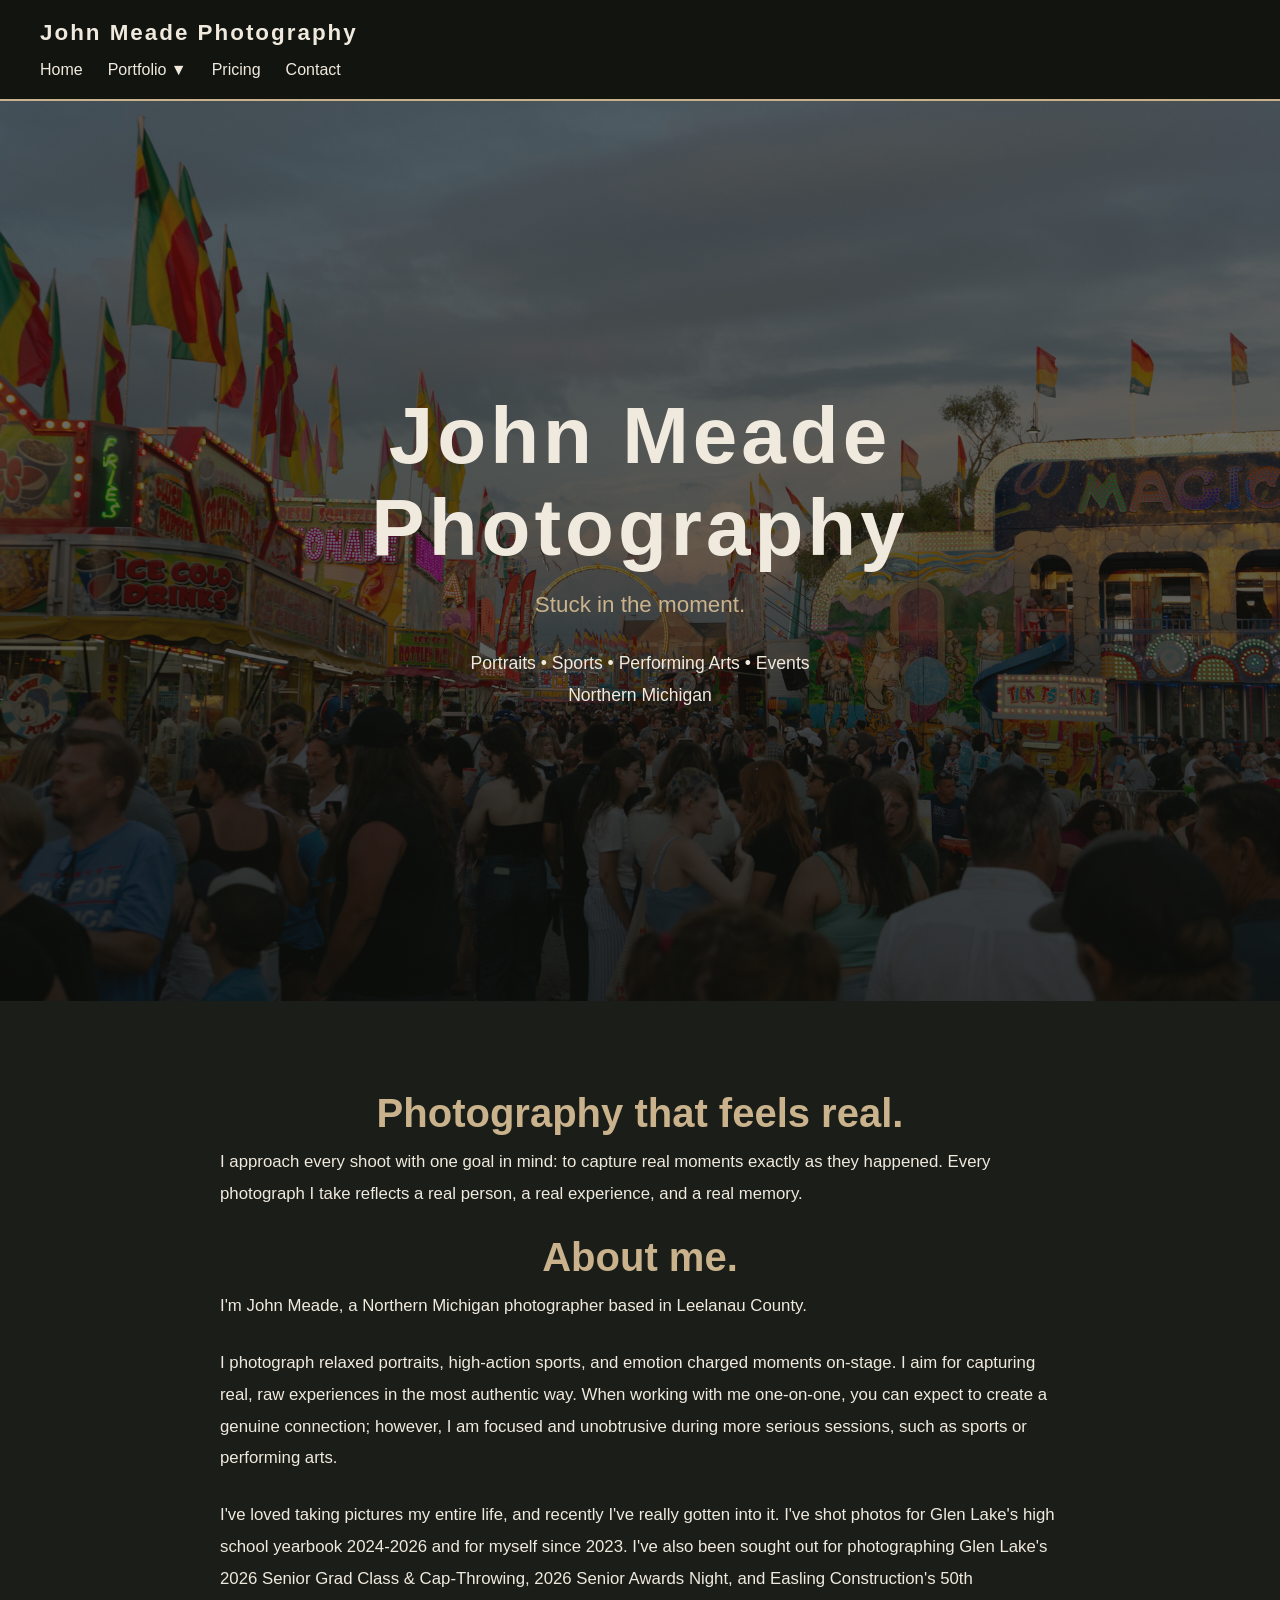
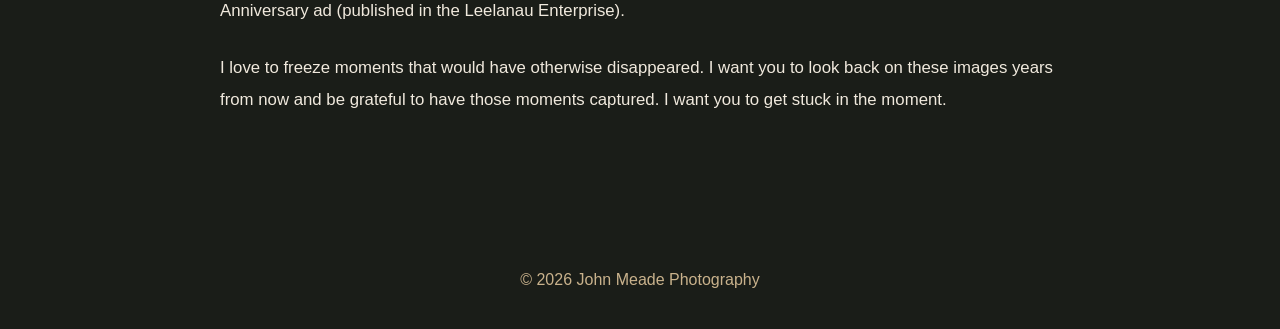
<file: index.html>
<!DOCTYPE html>
<html lang="en">
<head>
<meta charset="UTF-8">
<meta name="viewport" content="width=device-width, initial-scale=1.0">


<link rel="icon" type="image/svg+xml" href="john meade photography logo 2.svg">

<title>John Meade Photography</title>

<link rel="stylesheet" href="style.css">

<style>

/* ---------- HERO ---------- */

.hero{
    height:100vh;

    background:
        linear-gradient(rgba(15,17,13,.55), rgba(15,17,13,.75)),
        url("Images/Events/2026 cherry fest crowd.jpg");

    background-size:cover;
    background-position:center;
    background-repeat:no-repeat;

    display:flex;
    justify-content:center;
    align-items:center;
    text-align:center;
    padding:30px;
}

.hero-content{
    max-width:700px;
}

.hero h1{
    font-size:clamp(2.8rem,8vw,5rem);
    letter-spacing:4px;
    margin-bottom:18px;
}

.hero h2{
    color:#C9B28C;
    font-size:1.4rem;
    font-weight:normal;
    margin-bottom:30px;
}

.hero p{
    font-size:1.1rem;
    line-height:1.8;
    color:#F0E9DD;
}

.about{
    max-width:900px;
    margin:auto;
    padding:90px 30px;
}

.about h2{
    color:#C9B28C;
    margin-bottom:10px;
}

.about p{
    line-height:1.9;
    font-size:1.05rem;
    margin-bottom:25px;
}

@media (max-width:850px){

    .hero h1{
        font-size:3rem;
    }

    .hero h2{
        font-size:1.2rem;
    }

}

</style>

</head>

<body>

<header>

<h1>John Meade Photography</h1>

<nav>

<a href="index.html">Home</a>

<div class="dropdown">

<a href="#">Portfolio ▼</a>

<div class="dropdown-content">
<a href="portraits.html">Portraits</a>
<a href="sports.html">Sports</a>
<a href="performing-arts.html">Performing Arts</a>
<a href="other.html">Other</a>
</div>

</div>

<a href="pricing.html">Pricing</a>
<a href="contact.html">Contact</a>

</nav>

</header>

<section class="hero">

    <div class="hero-content">

        <h1>John Meade Photography</h1>

        <h2>Stuck in the moment.</h2>

        <p>
            Portraits • Sports • Performing Arts • Events
        </p>
        
        <p>
            Northern Michigan
        </p>

    </div>

</section>

<section class="about">

    <h2>Photography that feels real.</h2>

    <p>
        I approach every shoot with one goal in mind: to capture real moments exactly as they happened.
        Every photograph I take reflects a real person, a real experience, and a real memory.
    </p>

    <h2>About me.</h2>
    
    <p>
        I'm John Meade, a Northern Michigan photographer based in Leelanau County.
    </p>
    
    <p>
        I photograph relaxed portraits, high-action sports, and emotion charged moments on-stage. 
        I aim for capturing real, raw experiences in the most authentic way. When working with me 
        one-on-one, you can expect to create a genuine connection; however, I am focused and 
        unobtrusive during more serious sessions, such as sports or performing arts.
    </p>
    
    <p>
       I've loved taking pictures my entire life, and recently I've really gotten into it. I've shot 
       photos for Glen Lake's high school yearbook 2024-2026 and for myself since 2023. I've also been
       sought out for photographing Glen Lake's 2026 Senior Grad Class & Cap-Throwing, 2026 Senior 
       Awards Night, and Easling Construction's 50th Anniversary ad (published in the Leelanau Enterprise).
    <p>
      I love to freeze moments that would have otherwise disappeared. I want you to look back on these
      images years from now and be grateful to have those moments captured. I want you to get stuck in the moment.
    </p>
    

</section>

<footer>
    © 2026 John Meade Photography
</footer>
</file>
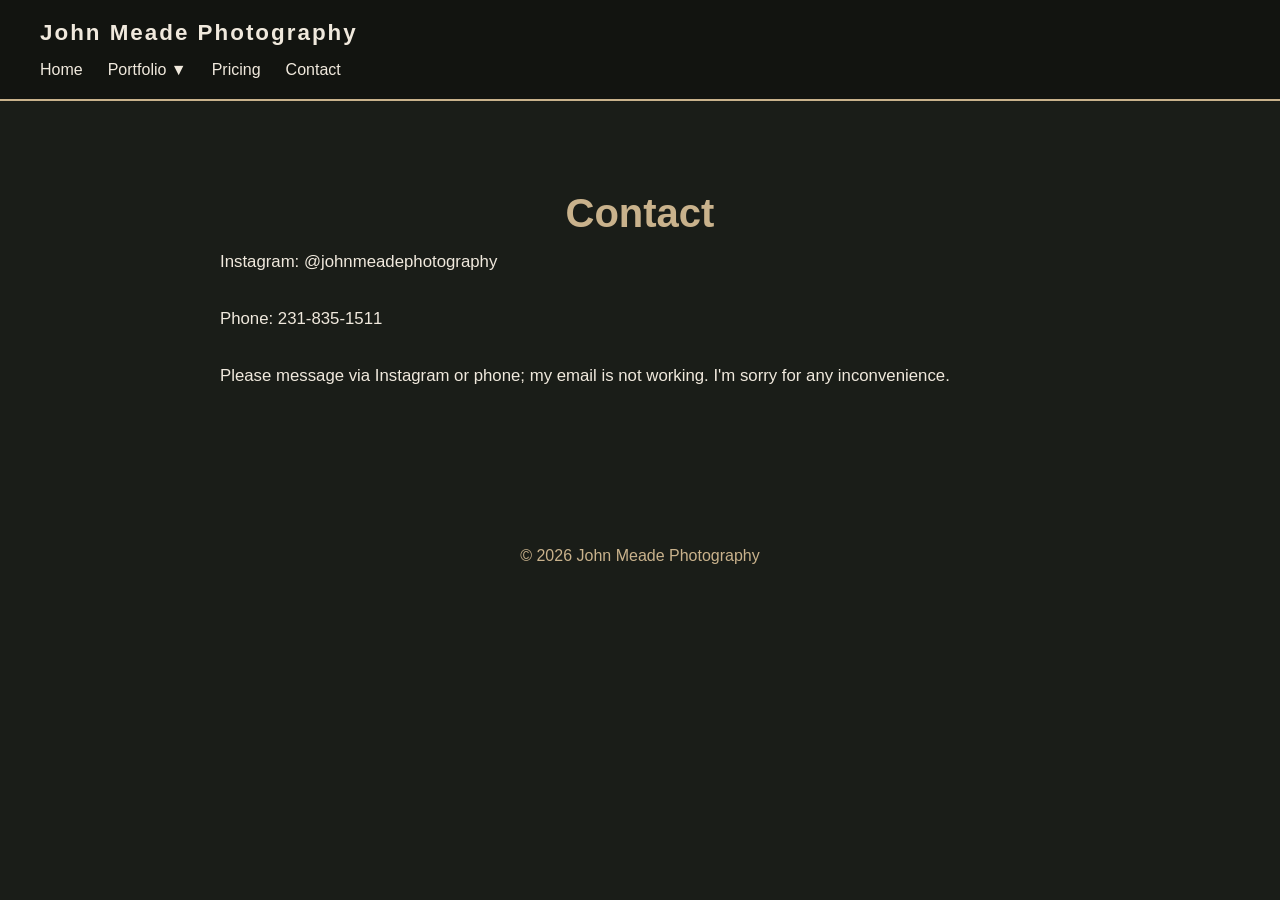
<file: contact.html>
<!DOCTYPE html>
<html lang="en">
<head>
<meta charset="UTF-8">
<meta name="viewport" content="width=device-width, initial-scale=1.0">

<title>John Meade Photography</title>

<link rel="stylesheet" href="style.css">

<style>

    .about{
        max-width:900px;
        margin:auto;
        padding:90px 30px;
}

    .about h2{
        color:#C9B28C;
        margin-bottom:10px;
}

    .about p{
        line-height:1.9;
        font-size:1.05rem;
        margin-bottom:25px;
}

</style>

<body>

<header>

<h1>John Meade Photography</h1>

<nav>

<a href="index.html">Home</a>

<div class="dropdown">

<a href="#">Portfolio ▼</a>

<div class="dropdown-content">

<a href="portraits.html">Portraits</a>
<a href="sports.html">Sports</a>
<a href="performing-arts.html">Performing Arts</a>
<a href="other.html">Other</a>

</div>

</div>

<a href="pricing.html">Pricing</a>

<a href="contact.html">Contact</a>

</nav>

</header>

<section class="about">

    <h2>Contact</h2>
    
    <p>
        Instagram: @johnmeadephotography
    </p>
    
    <p>
        Phone: 231-835-1511
    </p>
    
    <p>
        Please message via Instagram or phone; my email is not working. I'm sorry for any inconvenience.
</section>

<footer>
© 2026 John Meade Photography
</footer>
</file>
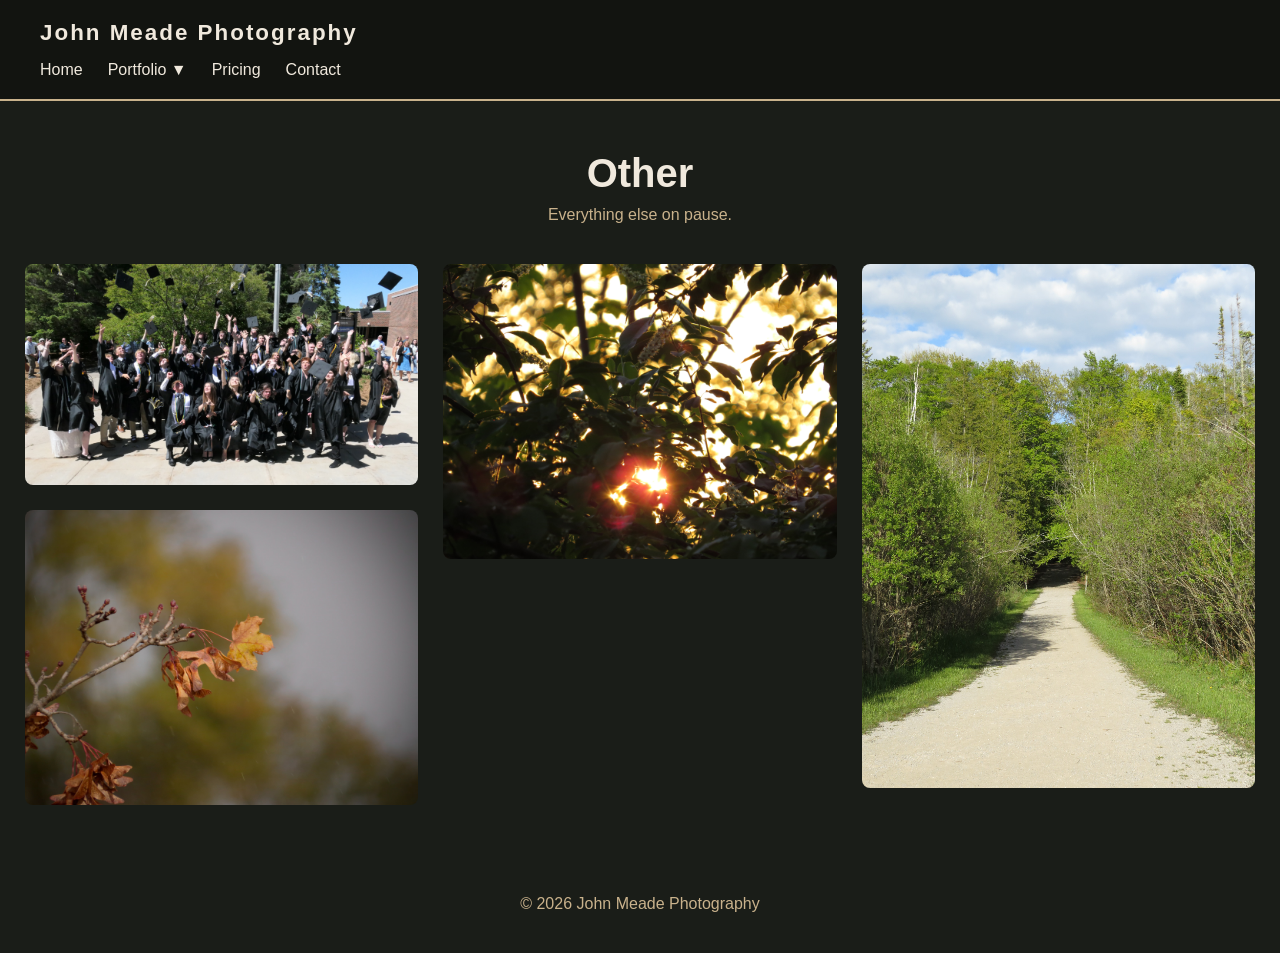
<file: other.html>
<!DOCTYPE html>
<html lang="en">
<head>
<meta charset="UTF-8">
<meta name="viewport" content="width=device-width, initial-scale=1.0">

<title>Other | John Meade Photography</title>

<link rel="stylesheet" href="style.css">

</head>

<body>

<header>

<h1>John Meade Photography</h1>

<nav>

<a href="index.html">Home</a>

<div class="dropdown">

<a href="#">Portfolio ▼</a>

<div class="dropdown-content">

<a href="portraits.html">Portraits</a>
<a href="sports.html">Sports</a>
<a href="performing-arts.html">Performing Arts</a>
<a href="other.html">Other</a>

</div>

</div>

<a href="pricing.html">Pricing</a>

<a href="contact.html">Contact</a>

</nav>

</header>

<main>

<h2>Other</h2>

<p class="subtitle">
Everything else on pause.
</p>

<div class="gallery">

<img src="Images/Events/2026 glen lake high school graduates.JPG" alt="graduates tossing their caps">
<img src="Images/Nature/autumn leaves.jpg" alt="autumn leaves">
<img src="Images/Nature/evening summer sun through leaves.JPG" alt="sun shining through tree leaves">
<img src="Images/Nature/north bar lake pathway.JPG" alt="a pathway into trees">

</div>

</main>

<footer>

© 2026 John Meade Photography

</footer>

</body>

</html>
</file>
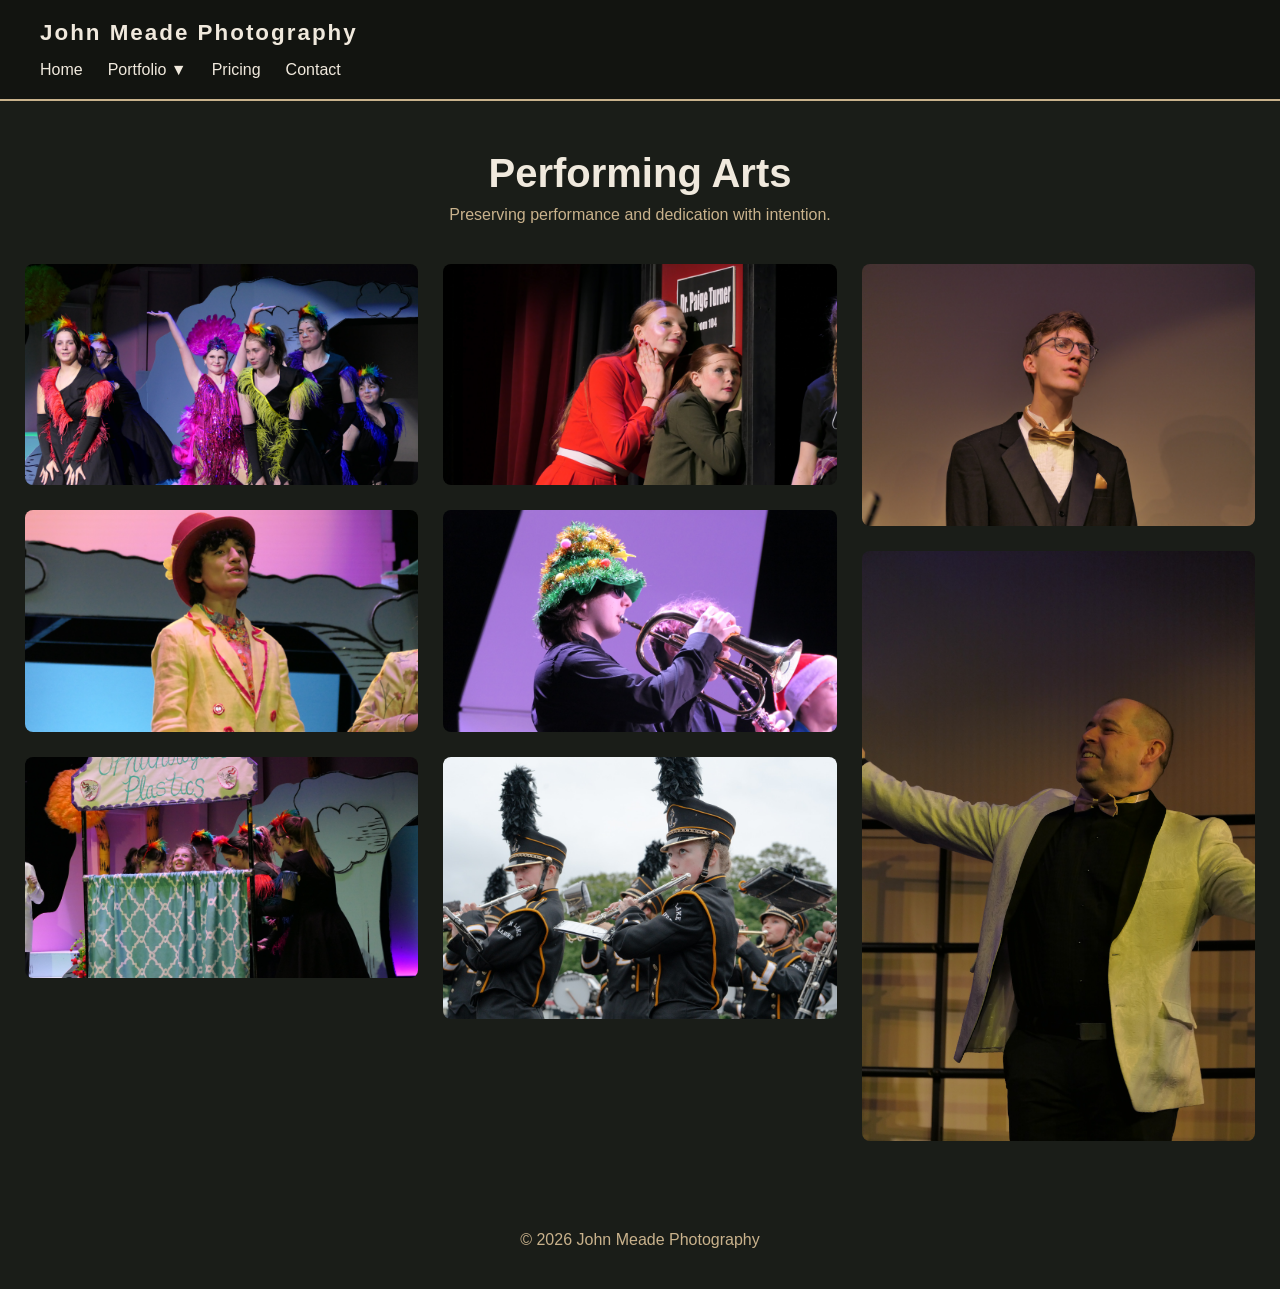
<file: performing-arts.html>
<!DOCTYPE html>
<html lang="en">
<head>
<meta charset="UTF-8">
<meta name="viewport" content="width=device-width, initial-scale=1.0">

<title>Performing Arts | John Meade Photography</title>

<link rel="stylesheet" href="style.css">

</head>

<body>

<header>

<h1>John Meade Photography</h1>

<nav>

<a href="index.html">Home</a>

<div class="dropdown">

<a href="#">Portfolio ▼</a>

<div class="dropdown-content">

<a href="portraits.html">Portraits</a>
<a href="sports.html">Sports</a>
<a href="performing-arts.html">Performing Arts</a>
<a href="other.html">Other</a>

</div>

</div>

<a href="pricing.html">Pricing</a>

<a href="contact.html">Contact</a>

</nav>

</header>

<main>

<h2>Performing Arts</h2>

<p class="subtitle">
Preserving performance and dedication with intention.
</p>

<div class="gallery">

<img src="Images/Performing Arts/glen lake seussical 3.jpg" alt="amayzing mayzie dancing with her bird girls">
<img src="Images/Performing Arts/glen lake seussical 4.jpg" alt="the mayor of whoville begging for protection">
<img src="Images/Performing Arts/glen lake seussical 2.JPG" alt="gertrude getting her new tail">
<img src="Images/Performing Arts/glen lake places please 1.jpg" alt="the twins against dr. paige turner's door">
<img src="Images/Performing Arts/glen lake band concert 1.jpg" alt="trumpet player wearing sunglasses and a festive hat">
<img src="Images/Performing Arts/glen lake marching band 1.jpeg" alt="flute player marching in formation"
<img src="Images/Performing Arts/glen lake choir 2.jpg" alt="woman playing the piano">
<img src="Images/Performing Arts/glen lake choir 1.jpg" alt="choir member singing">
<img src="Images/Performing Arts/glen lake choir 3.jpg" alt="choir direction with hands up">

</div>

</main>

<footer>

© 2026 John Meade Photography

</footer>

</body>

</html>
</file>
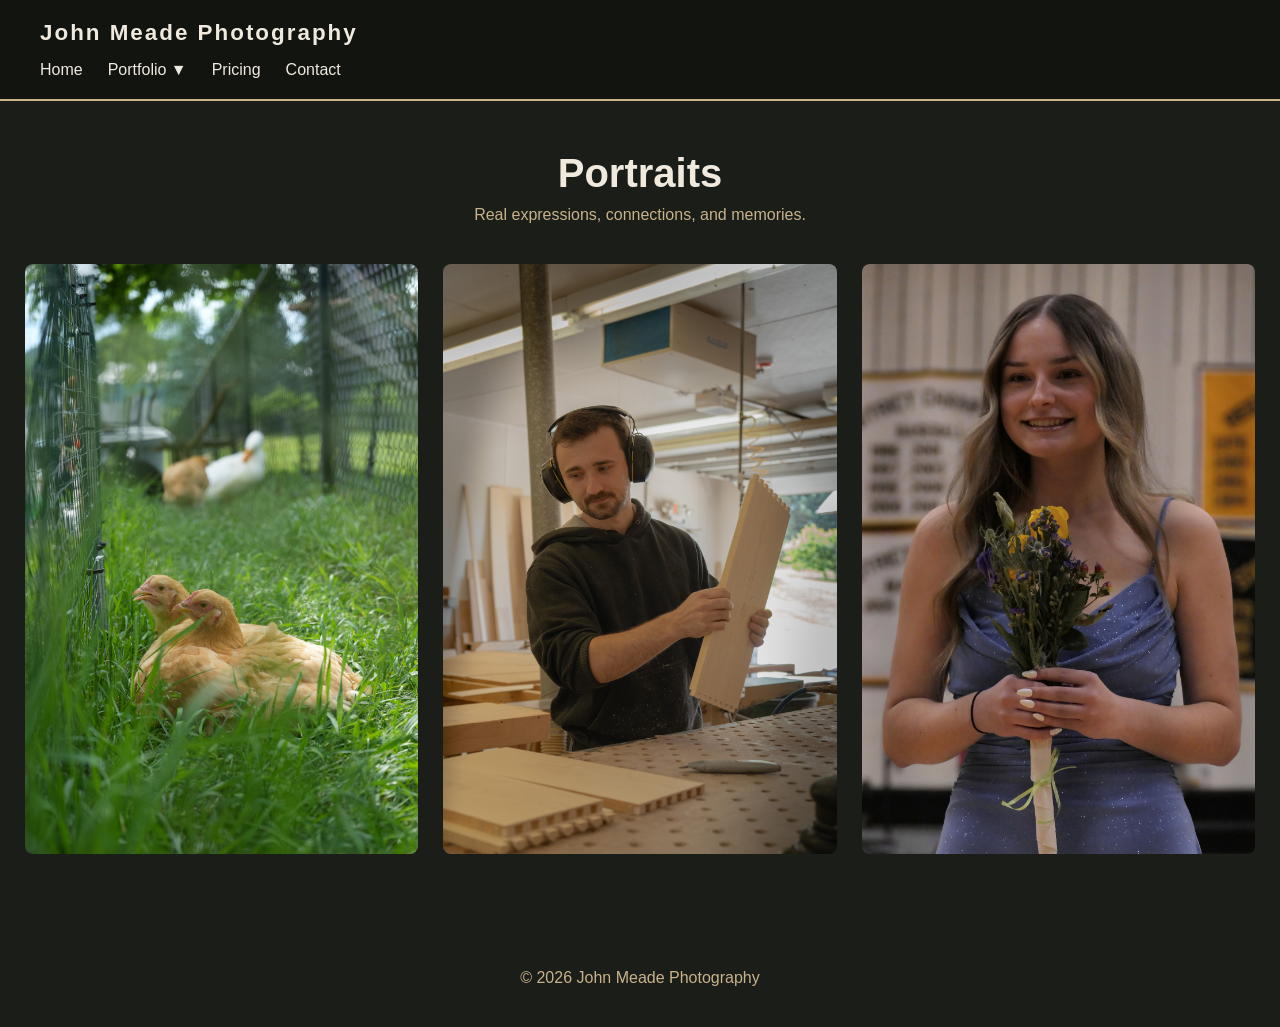
<file: portraits.html>
<!DOCTYPE html>
<html lang="en">
<head>
<meta charset="UTF-8">
<meta name="viewport" content="width=device-width, initial-scale=1.0">

<title>Portraits | John Meade Photography</title>

<link rel="stylesheet" href="style.css">

</head>

<body>

<header>

<h1>John Meade Photography</h1>

<nav>

<a href="index.html">Home</a>

<div class="dropdown">

<a href="#">Portfolio ▼</a>

<div class="dropdown-content">

<a href="portraits.html">Portraits</a>
<a href="sports.html">Sports</a>
<a href="performing-arts.html">Performing Arts</a>
<a href="other.html">Other</a>

</div>

</div>

<a href="pricing.html">Pricing</a>

<a href="contact.html">Contact</a>

</nav>

</header>

<main>

<h2>Portraits</h2>

<p class="subtitle">
Real expressions, connections, and memories.
</p>

<div class="gallery">

<img src="Images/Portraits/chickens in summer.JPG" alt="chickens lying down in summer">
<img src="Images/Portraits/easling home maintenance 2.jpg" alt="man sanding wood">
<img src="Images/Portraits/glen lake snowball court 1.jpg" alt="girl in a dress holding flowers">

</div>

</main>

<footer>

© 2026 John Meade Photography

</footer>

</body>

</html>
</file>
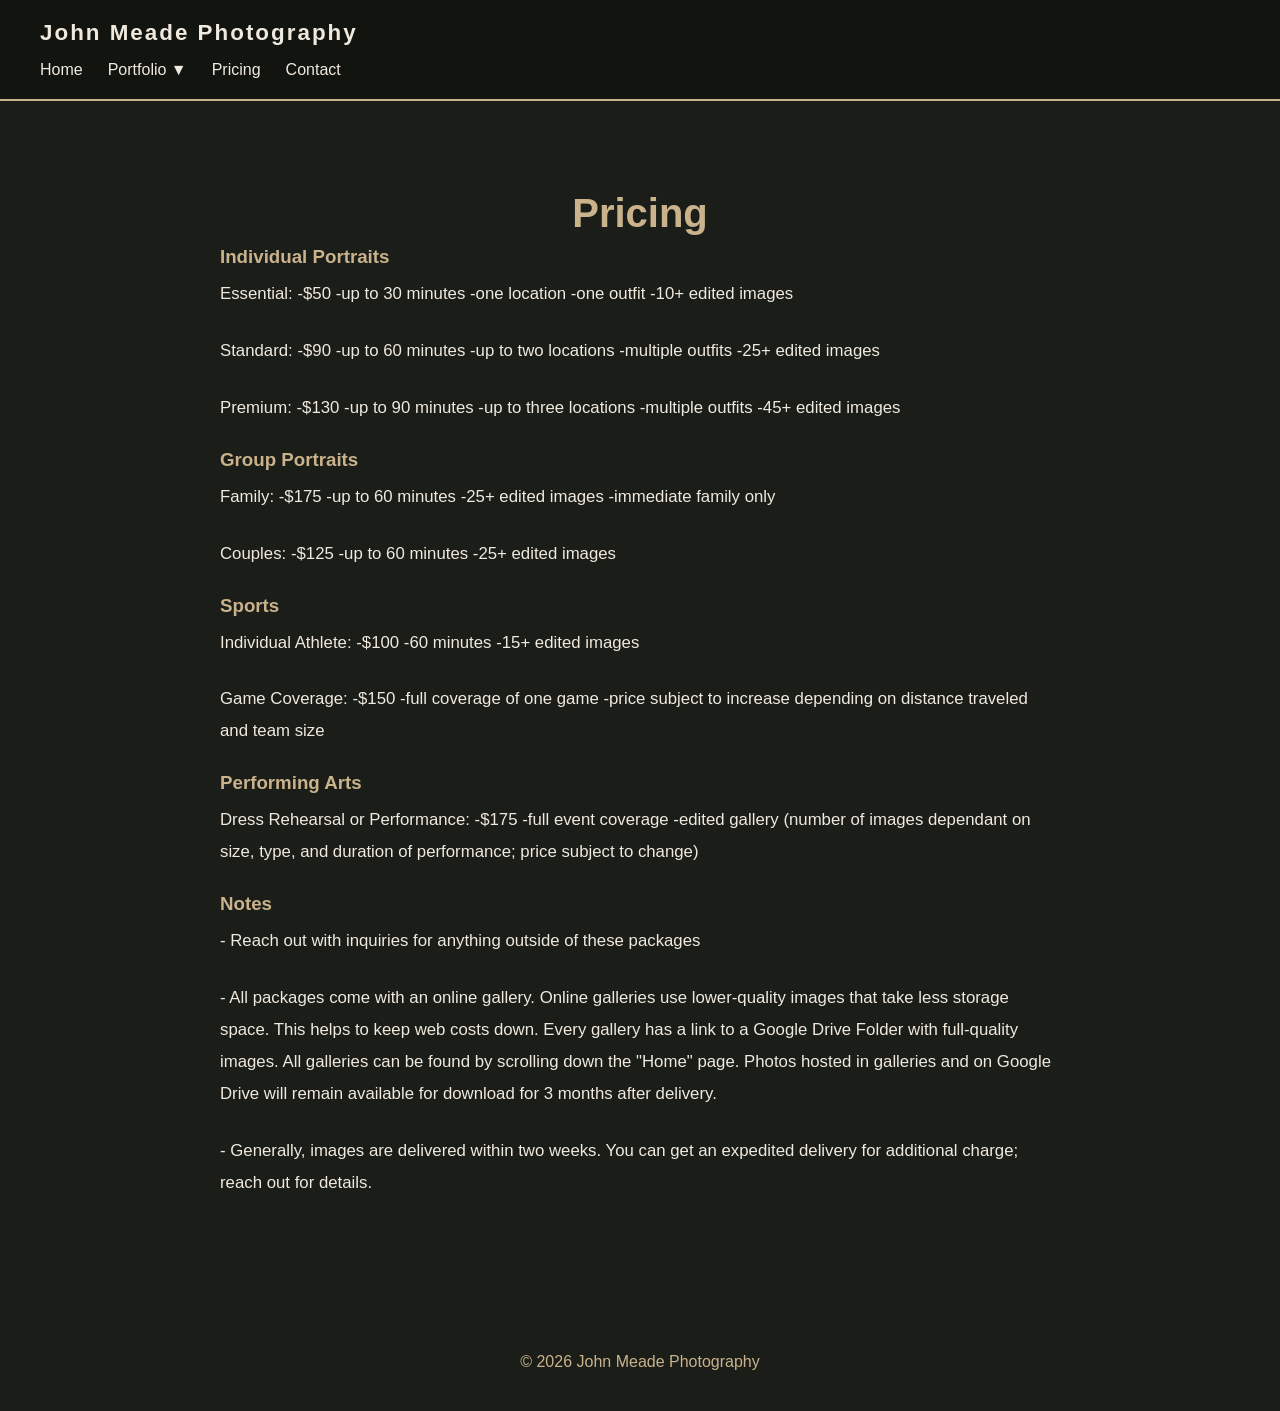
<file: pricing.html>
<!DOCTYPE html>
<html lang="en">
<head>
<meta charset="UTF-8">
<meta name="viewport" content="width=device-width, initial-scale=1.0">

<title>John Meade Photography</title>

<link rel="stylesheet" href="style.css">

<style>

    .about{
        max-width:900px;
        margin:auto;
        padding:90px 30px;
}

    .about h2{
        color:#C9B28C;
        margin-bottom:10px;
}
    .about h3{
        color:#C9B28C;
        margin-bottom:10px;
}
    .about p{
        line-height:1.9;
        font-size:1.05rem;
        margin-bottom:25px;
}

</style>

<body>

<header>

<h1>John Meade Photography</h1>

<nav>

<a href="index.html">Home</a>

<div class="dropdown">

<a href="#">Portfolio ▼</a>

<div class="dropdown-content">

<a href="portraits.html">Portraits</a>
<a href="sports.html">Sports</a>
<a href="performing-arts.html">Performing Arts</a>
<a href="other.html">Other</a>

</div>

</div>

<a href="pricing.html">Pricing</a>

<a href="contact.html">Contact</a>

</nav>

</header>

<section class="about">

    <h2>Pricing</h2>
    
    <h3>Individual Portraits</h3>    
        <p>
            Essential: -$50 -up to 30 minutes
            -one location -one outfit -10+ edited images  
        </p>

        <p>
            Standard: -$90 -up to 60 minutes
            -up to two locations -multiple outfits 
            -25+ edited images
        </p>
        
        <p>
            Premium: -$130 -up to 90 minutes
            -up to three locations -multiple outfits
            -45+ edited images
        </p>
        
    <h3>Group Portraits</h3>
        <p>
           Family: -$175 -up to 60 minutes -25+ edited 
        images -immediate family only
        </p>
        
        <p>
            Couples: -$125 -up to 60 minutes -25+ edited
            images
        </p>
        
    <h3>Sports</h3>
        <p>
            Individual Athlete: -$100 -60 minutes 
            -15+ edited images
        </p>
        
        <p>
            Game Coverage: -$150 -full coverage of one game
            -price subject to increase depending on distance traveled 
            and team size
        </p>
        
    <h3>Performing Arts</h3>
        <p>
            Dress Rehearsal or Performance: -$175 -full event 
            coverage -edited gallery (number of images dependant on size, 
            type, and duration of performance; price subject to change)
        </p>
        
    <h3>Notes</h3>
        <p>
            - Reach out with inquiries for anything outside of these packages
        </p>
        
        <p>
            - All packages come with an online gallery. Online galleries
            use lower-quality images that take less storage space. This helps
            to keep web costs down. Every gallery has a link to a Google Drive 
            Folder with full-quality images. All galleries can be found by 
            scrolling down the "Home" page. Photos hosted in galleries and
            on Google Drive will remain available for download for 3 months after 
            delivery.
        </p>
        
        <p>
            - Generally, images are delivered within two weeks. You can
            get an expedited delivery for additional charge; reach out for
            details.

</section>

<footer>
© 2026 John Meade Photography
</footer>
</file>
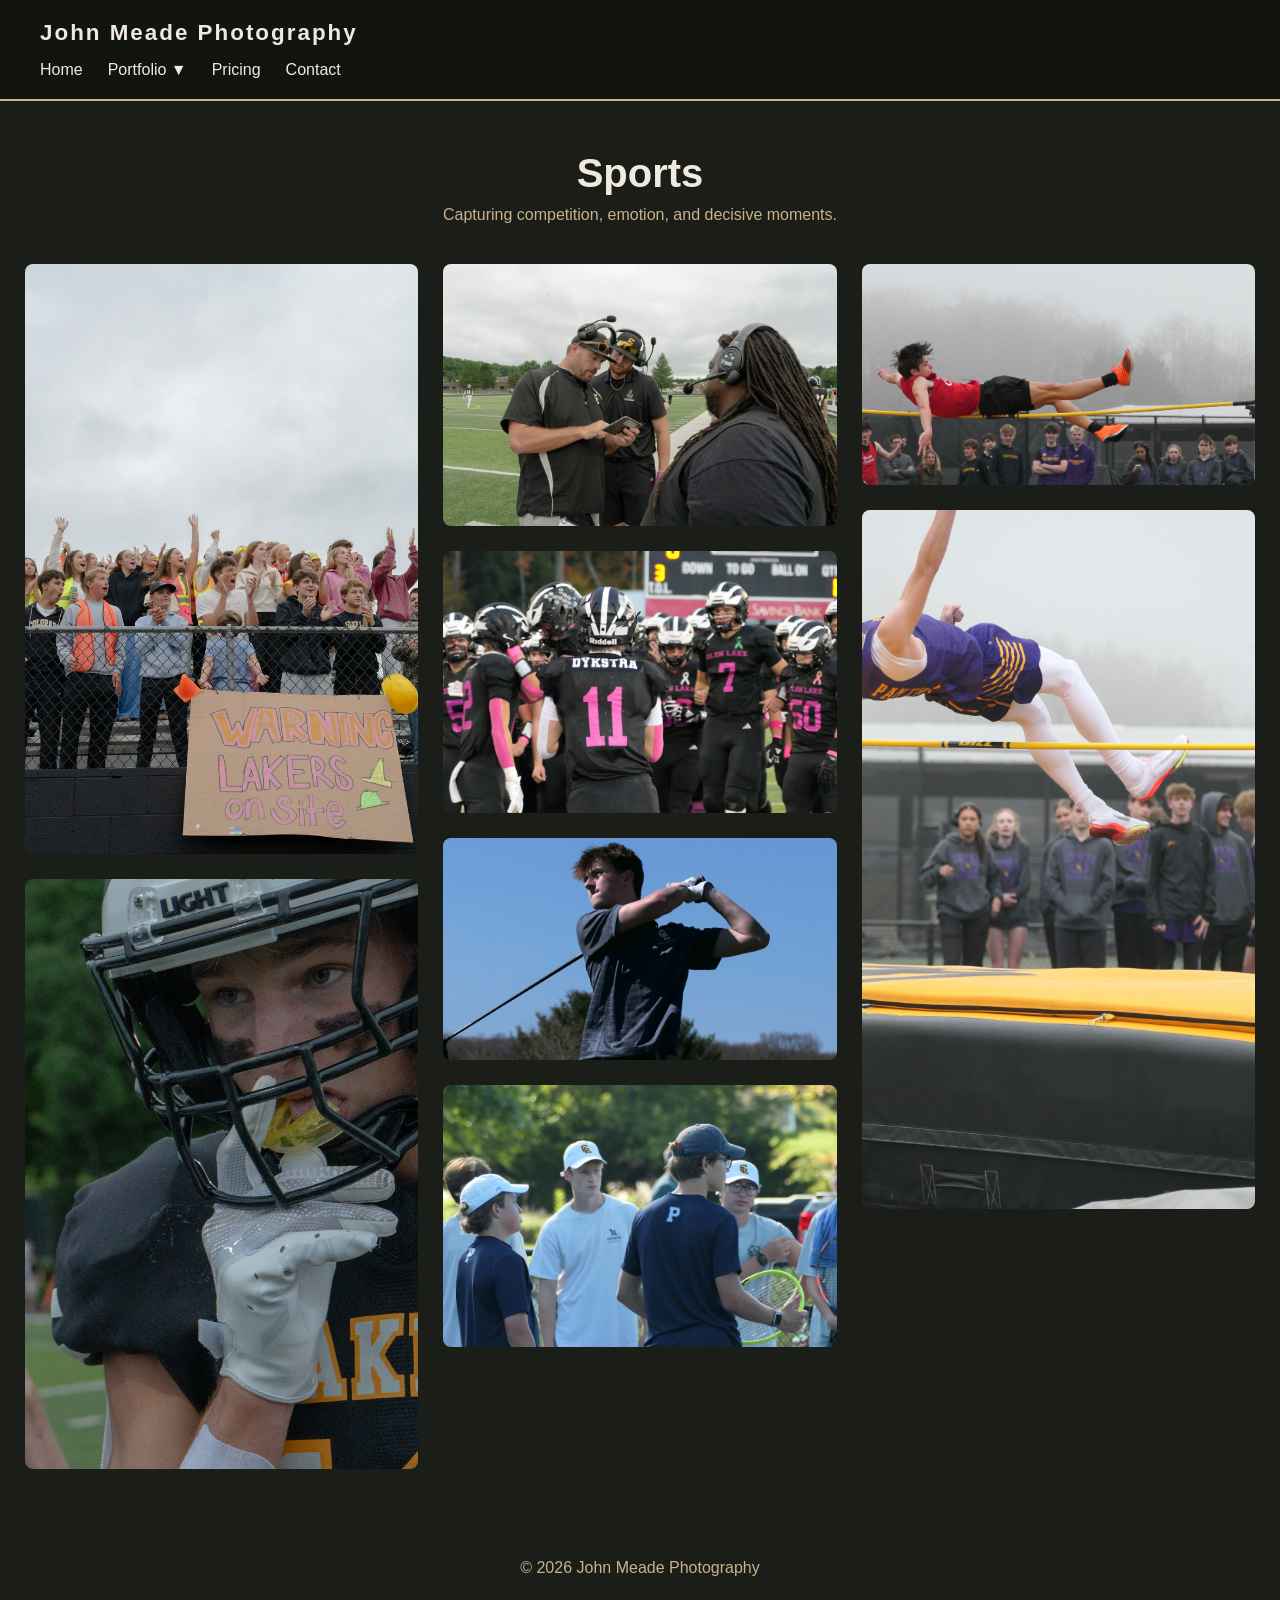
<file: sports.html>
<!DOCTYPE html>
<html lang="en">
<head>
<meta charset="UTF-8">
<meta name="viewport" content="width=device-width, initial-scale=1.0">

<title>Sports | John Meade Photography</title>

<link rel="stylesheet" href="style.css">

</head>

<body>

<header>

<h1>John Meade Photography</h1>

<nav>

<a href="index.html">Home</a>

<div class="dropdown">

<a href="#">Portfolio ▼</a>

<div class="dropdown-content">

<a href="portraits.html">Portraits</a>
<a href="sports.html">Sports</a>
<a href="performing-arts.html">Performing Arts</a>
<a href="other.html">Other</a>

</div>

</div>

<a href="pricing.html">Pricing</a>

<a href="contact.html">Contact</a>

</nav>

</header>

<main>

<h2>Sports</h2>

<p class="subtitle">
Capturing competition, emotion, and decisive moments.
</p>

<div class="gallery">

<img src="Images/Events/glen lake student section 1.jpeg" alt="spectators cheering in bleachers">
<img src="Images/Sports/glen lake football 2.jpeg" alt="closeup of football player on sidelines">
<img src="Images/Sports/glen lake football 3.jpeg" alt="football coaches huddled on sidelines">
<img src="Images/Sports/glen lake football 1.jpg" alt="football team celebrating">
<img src="Images/Sports/glen lake golf 1.jpg" alt="closeup of golfer swinging">
<img src="Images/Sports/glen lake tennis 2.jpg" alt="tennis players meeting before a match">
<img src="Images/Sports/glen lake track & field 2.jpg" alt="high jumper cleairng the record">
<img src="Images/Sports/glen lake track & field 1.jpg" alt="pole jumper faling out of frame">

</div>

</main>

<footer>

© 2026 John Meade Photography

</footer>

</body>

</html>
</file>
<file: style.css>
*{
    margin:0;
    padding:0;
    box-sizing:border-box;
}

body{
    background:#1A1D18;
    color:#F0E9DD;
    font-family:Arial, Helvetica, sans-serif;
}

header{
    background:#121410;
    padding:20px 40px;
    border-bottom:2px solid #c9b28c;
}

header h1{
    margin-bottom:15px;
    letter-spacing:2px;
    font-size:1.4rem;
}

.about{
    max-width:900px;
    margin:auto;
    padding:90px 30px;
}

.about h2{
    color:#C9B28C;
    margin-bottom:10px;
}

.about p{
    line-height:1.9;
    font-size:1.05rem;
    margin-bottom:25px;
}

nav{
    display:flex;
    flex-wrap:wrap;
    gap:25px;
}

nav a{
    color:#F0E9DD;
    text-decoration:none;
}

nav a:hover{
    color:#C9B28C;
}

.dropdown{
    position:relative;
}

.dropdown-content{
    display:none;
    position:absolute;
    background:#121410;
    border:1px solid #C9B28C;
    min-width:220px;
}

.dropdown-content a{
    display:block;
    padding:12px 18px;
}

.dropdown:hover .dropdown-content{
    display:block;
}

main{
    max-width:1400px;
    margin:auto;
    padding:50px 25px;
}

h2{
    text-align:center;
    font-size:2.5rem;
    margin-bottom:10px;
}

.subtitle{
    text-align:center;
    color:#C9B28C;
    margin-bottom:40px;
}

.gallery{
    column-count:3;
    column-gap:25px;
}

.gallery img{
    width:100%;
    height:auto;
    display:block;
    margin-bottom:25px;

    border-radius:8px;

    transition:.25s;
    cursor:pointer;

    break-inside:avoid;
}

.gallery img:hover{
    transform:scale(1.02);
}

@media (max-width:1000px){
    .gallery{
        column-count:2;
    }
}

@media (max-width:650px){
    .gallery{
        column-count:1;
    }
}

footer{

    text-align:center;
    padding:40px;
    color:#C9B28C;

}



/* ---------- MOBILE ---------- */

@media (max-width:850px){

    nav{
        gap:25px;
    }

    .hero h1{
        font-size:3rem;
    }

    .hero h2{
        font-size:1.2rem;
    }

}
</file>
